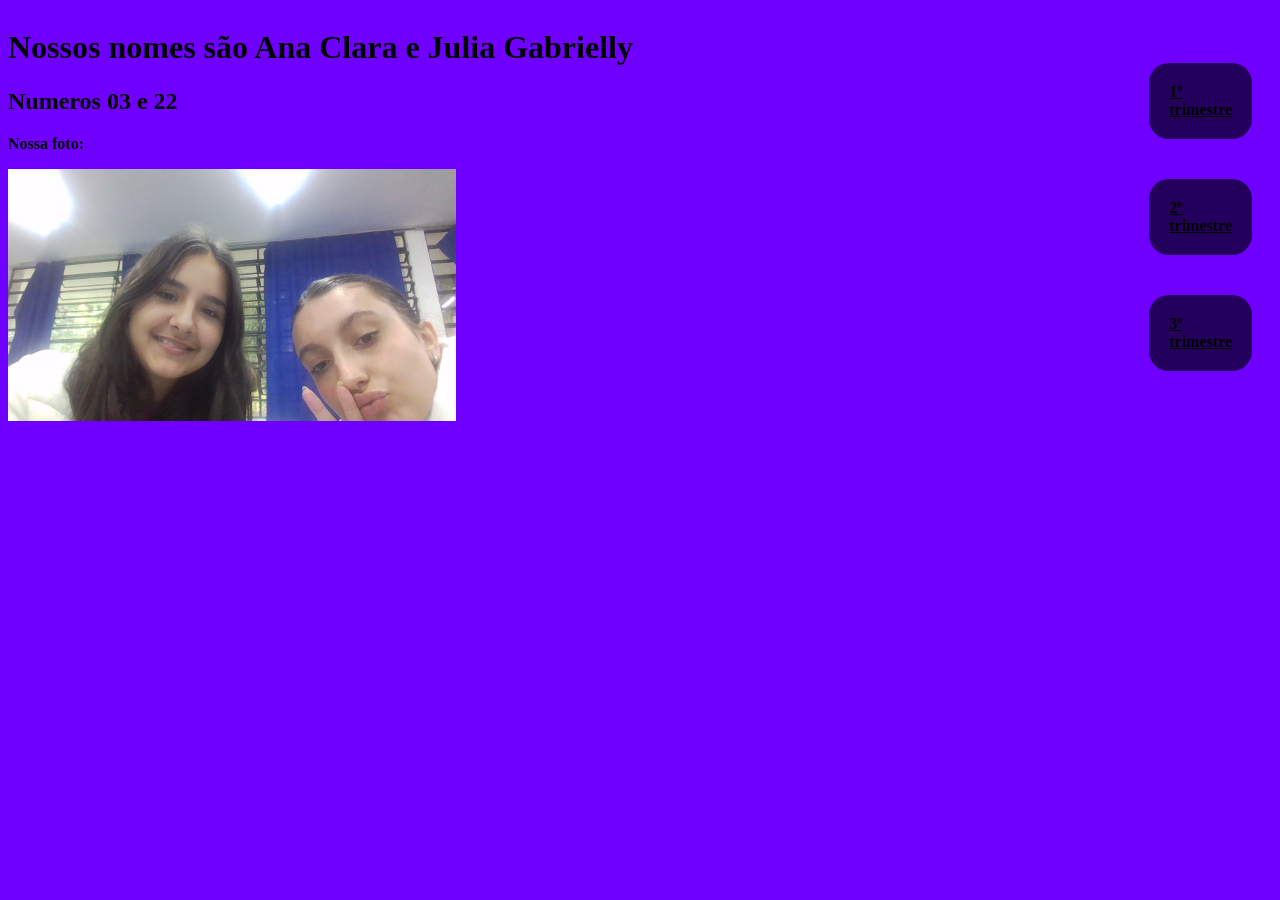
<file: index.html>
<!DOCTYPE html>
<html lang="pt-br">

<head>
    <meta charset="UTF-8">
    <meta name="viewport" content="width=device-width, initial-scale=1.0">
    <title>3C</title>
    <link rel="stylesheet" href="style.css">
</head>

<body>
    <div class="biografia">
        
    <h1 class="ana clara e julia gabrielly"> Nossos nomes são Ana Clara e Julia Gabrielly </h1>
        <h2>Numeros 03 e 22</h2>
        <p>Nossa foto:</p>
        <img class="galeria" src="IMG_20260525_122029.jpg" alt="foto das alunas">
    </div>
<div class="links">
    <a href="./1ºTri.html">1º trimestre</a>
    <a href="./2ºTri.html">2º trimestre</a>
    <a href="./3ºTri.html">3º trimestre</a>
</div>
</body>

</html>
</file>
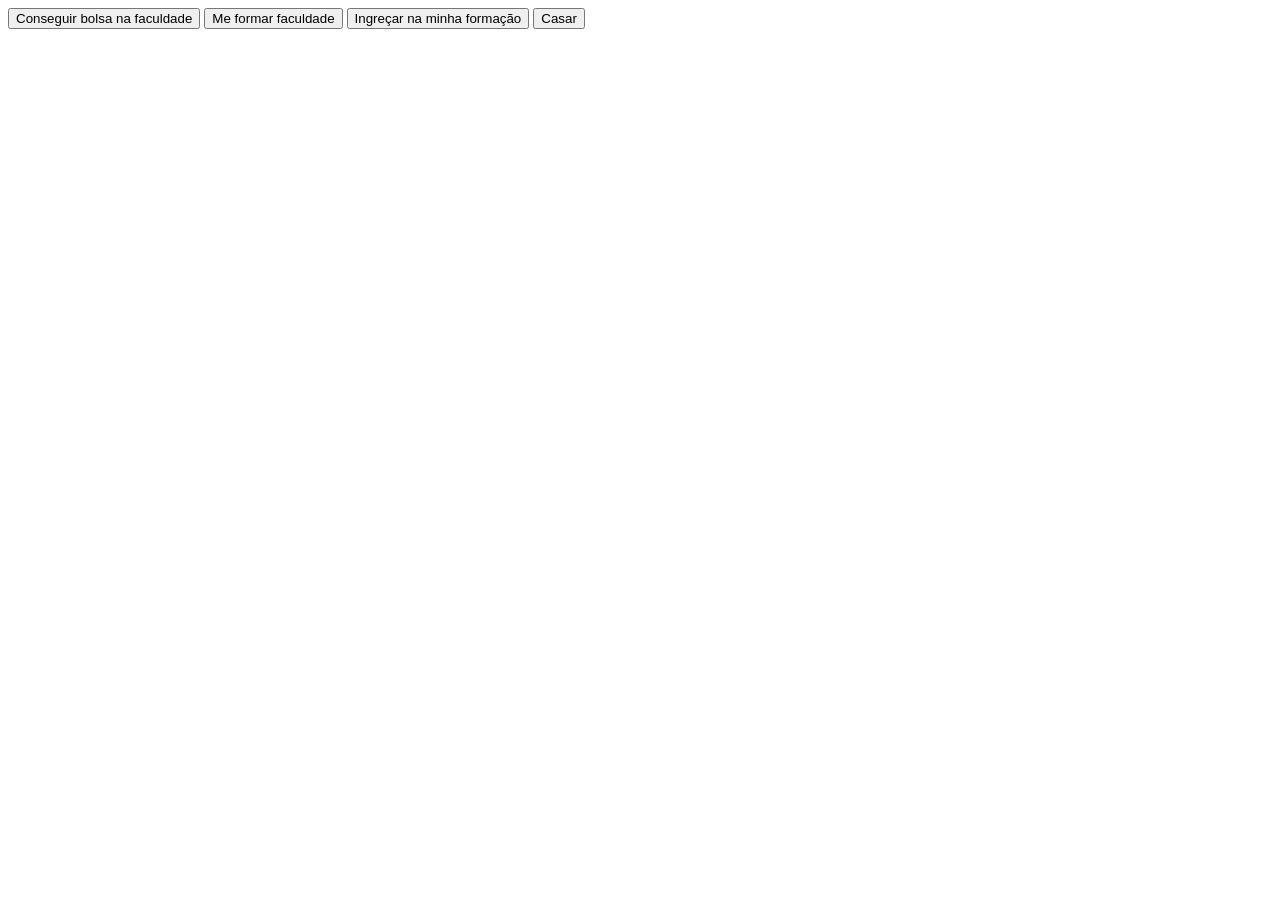
<file: 1ºTri.html>
<!DOCTYPE html>
<html lang="pt-br">
<head>
    <meta charset="UTF-8">
    <meta name="viewport" content="width=device-width, initial-scale=1.0">
    <title>Document</title>
</head>
<body>
    <button onclick="'Vou pagar sozinha a faculdade então quanto maior a bolsa melhor pra mim financeiramente'">Conseguir bolsa na faculdade</button>
    <button onclick="'Tem pouca concorrencia mas o curso é longo e dificil mas vai me abrir muitas portas'">Me formar faculdade</button>
    <button onclick="'Assim que terminar a faculdade quero ja entrar em um emprego na minha area de formação'">Ingreçar na minha formação</button>
    <button onclick="'Assim que terminar a faculdade quero me casar com o meu atual namorado'">Casar</button>

<script>
    alert('Seja bem-vindo ao nosso site');
    let nomeUsuario = prompt('Qual é o seu nome?');
    console.log(nomeUsuario);
</script>

</body>
</html>
</file>
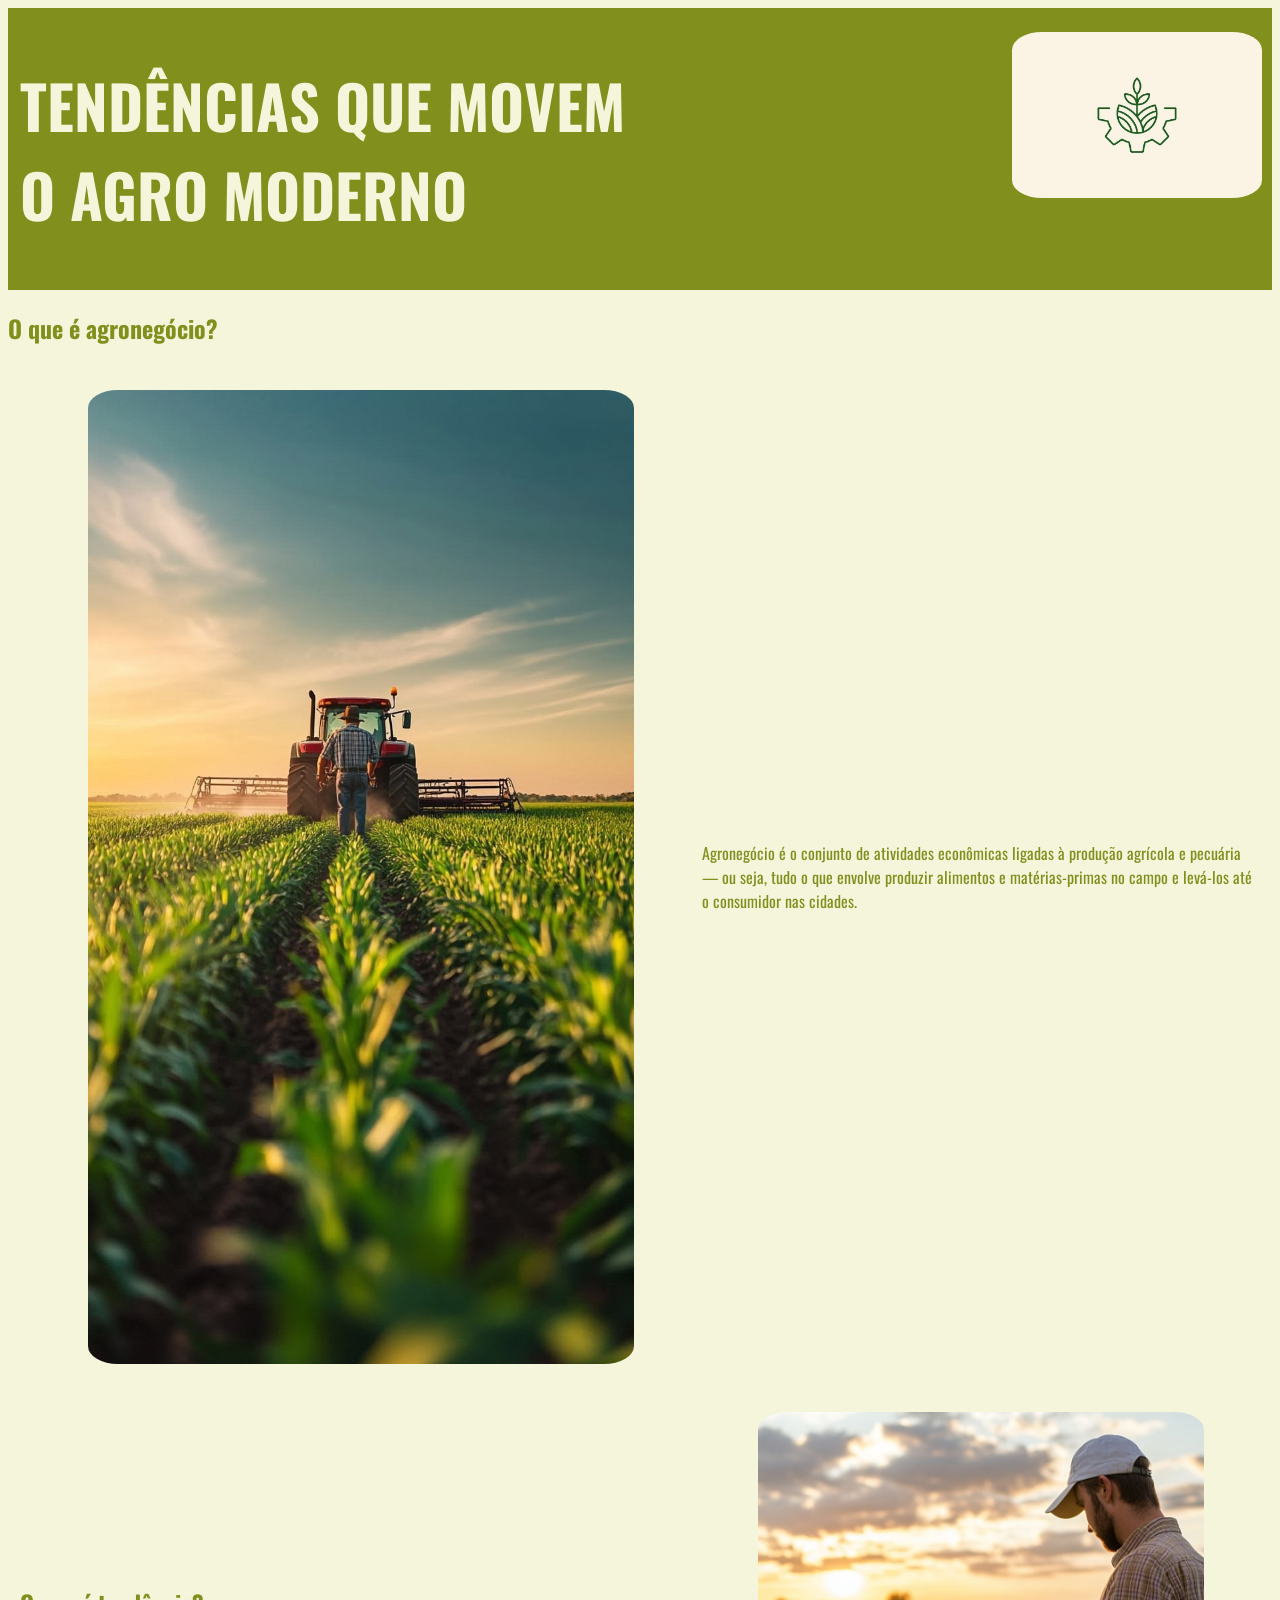
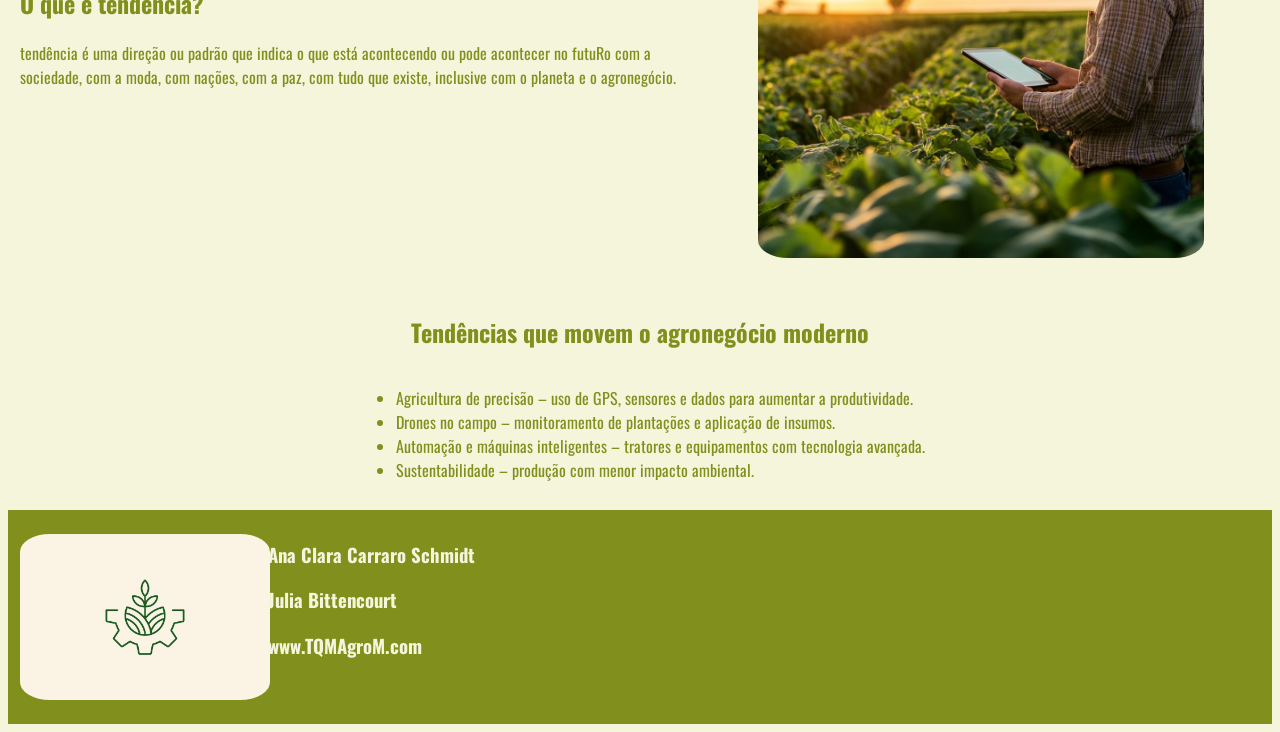
<file: 2ºTri.html>
<!DOCTYPE html>
<html lang="pt-br">
<head>
    <meta charset="UTF-8">
    <meta name="viewport" content="width=device-width, initial-scale=1.0">
    <title>TQMAgroM</title>
    <link rel="stylesheet" href="./2ºTri.css">

   <link rel="preconnect" href="https://fonts.googleapis.com">
<link rel="preconnect" href="https://fonts.gstatic.com" crossorigin>
<link href="https://fonts.googleapis.com/css2?family=Oswald:wght@200..700&family=Playfair+Display:ital,wght@0,400..900;1,400..900&display=swap" rel="stylesheet">
</head>
<body>
    <header>
        <h1 class="letras">Tendências que movem <br> o Agro moderno</h1>
        <img class="logo" src="logo.jpg">
    </header>

    <section>
        <h1>O que é agronegócio?</h2>
        <div class="lado">
                <img src="8F23E862-9EBA-4503-B692-381648630D07_L0_001-01_06_2026, 09_51_39.jpg" alt="">
                <p>Agronegócio é o conjunto de atividades econômicas ligadas à produção agrícola e pecuária — ou seja, tudo o que envolve produzir alimentos e matérias-primas no campo e levá-los até o consumidor nas cidades.</p>
            </div>


    </section>

<section class="lado">
    <div>
<h1>O que é tendência?</h1>
<p>tendência é uma direção ou padrão que indica o que está acontecendo ou pode acontecer no futuRo com a sociedade, com a moda, com nações, com a paz, com tudo que existe, inclusive com o planeta e o agronegócio.</p>
    </div>
    <img src="ED6EAD71-DC5D-47F3-9325-8785C72918CA_L0_001-01_06_2026, 12_27_17.jpg" alt="">
</section>

<section class="tende">
<h1>Tendências que movem o agronegócio moderno</h1>
<ul>
    <li>Agricultura de precisão – uso de GPS, sensores e dados para aumentar a produtividade.</li>
    <li>Drones no campo – monitoramento de plantações e aplicação de insumos.</li>
    <li>Automação e máquinas inteligentes – tratores e equipamentos com tecnologia avançada.</li>
    <li>Sustentabilidade – produção com menor impacto ambiental.</li>
</ul>
</section>
<footer>
   <img class="logo" src="logo.jpg" alt=""> 
   <div>
    <h3>Ana Clara Carraro Schmidt</h3>
    <h3>Julia Bittencourt </h3>
<h3>www.TQMAgroM.com</h3>
   </div>
</footer>

</body>
</html>
</file>
<file: style.css>
.identificacao{
    color: rgb(0, 0, 0);
}

.galeria{
    width: 40%;
}

body{
    background-color:rgb(111, 0, 255);
    font-weight: bold;
    display: flex;
    align-items: center;
    justify-content: space-around;
}

.links{
    display: flex;
    flex-direction: column;
}

a{
    margin: 20px;
    padding: 20px;
    background-color: rgb(35, 0, 92);
    color: black;
    border-radius: 20px;
}
</file>
<file: 2ºTri.css>
body {
  background-color: #f5f5dc;
  font-family: "Oswald", sans-serif;
  font-optical-sizing: auto;
  font-weight: 400;
  font-style: normal;
  color: rgb(129, 143, 29);
}

.titulo {
  font-family: "Playfair Display", serif;
  font-optical-sizing: auto;
  font-weight: 300;
  font-style: normal;
}

header {
  display: grid;
  grid-template-columns: 80% 20%;
  background-color: rgb(129, 143, 29);
  color: #f5f5dc;
  padding: 12px;
}

img {
  width: 80%;
  padding: 12px 0;
  border-radius: 30px;
}

.logo {
  width: 250px;
}

.letras {
  font-size: 60px;
  text-transform: uppercase;
}

.lado {
  display: grid;
  grid-template-columns: 55% 45%;
  padding: 12px;
  align-items: center;
  justify-items: center;
}

footer {
  display: grid;
  grid-template-columns: 20% 80%;
  padding: 12px;
  background-color: rgb(129, 143, 29);
  color: #f5f5dc;
}

.tende {
  padding: 12px;
  display: flex;
  flex-direction: column;
  align-items: center;
  justify-content: center;
}
</file>
